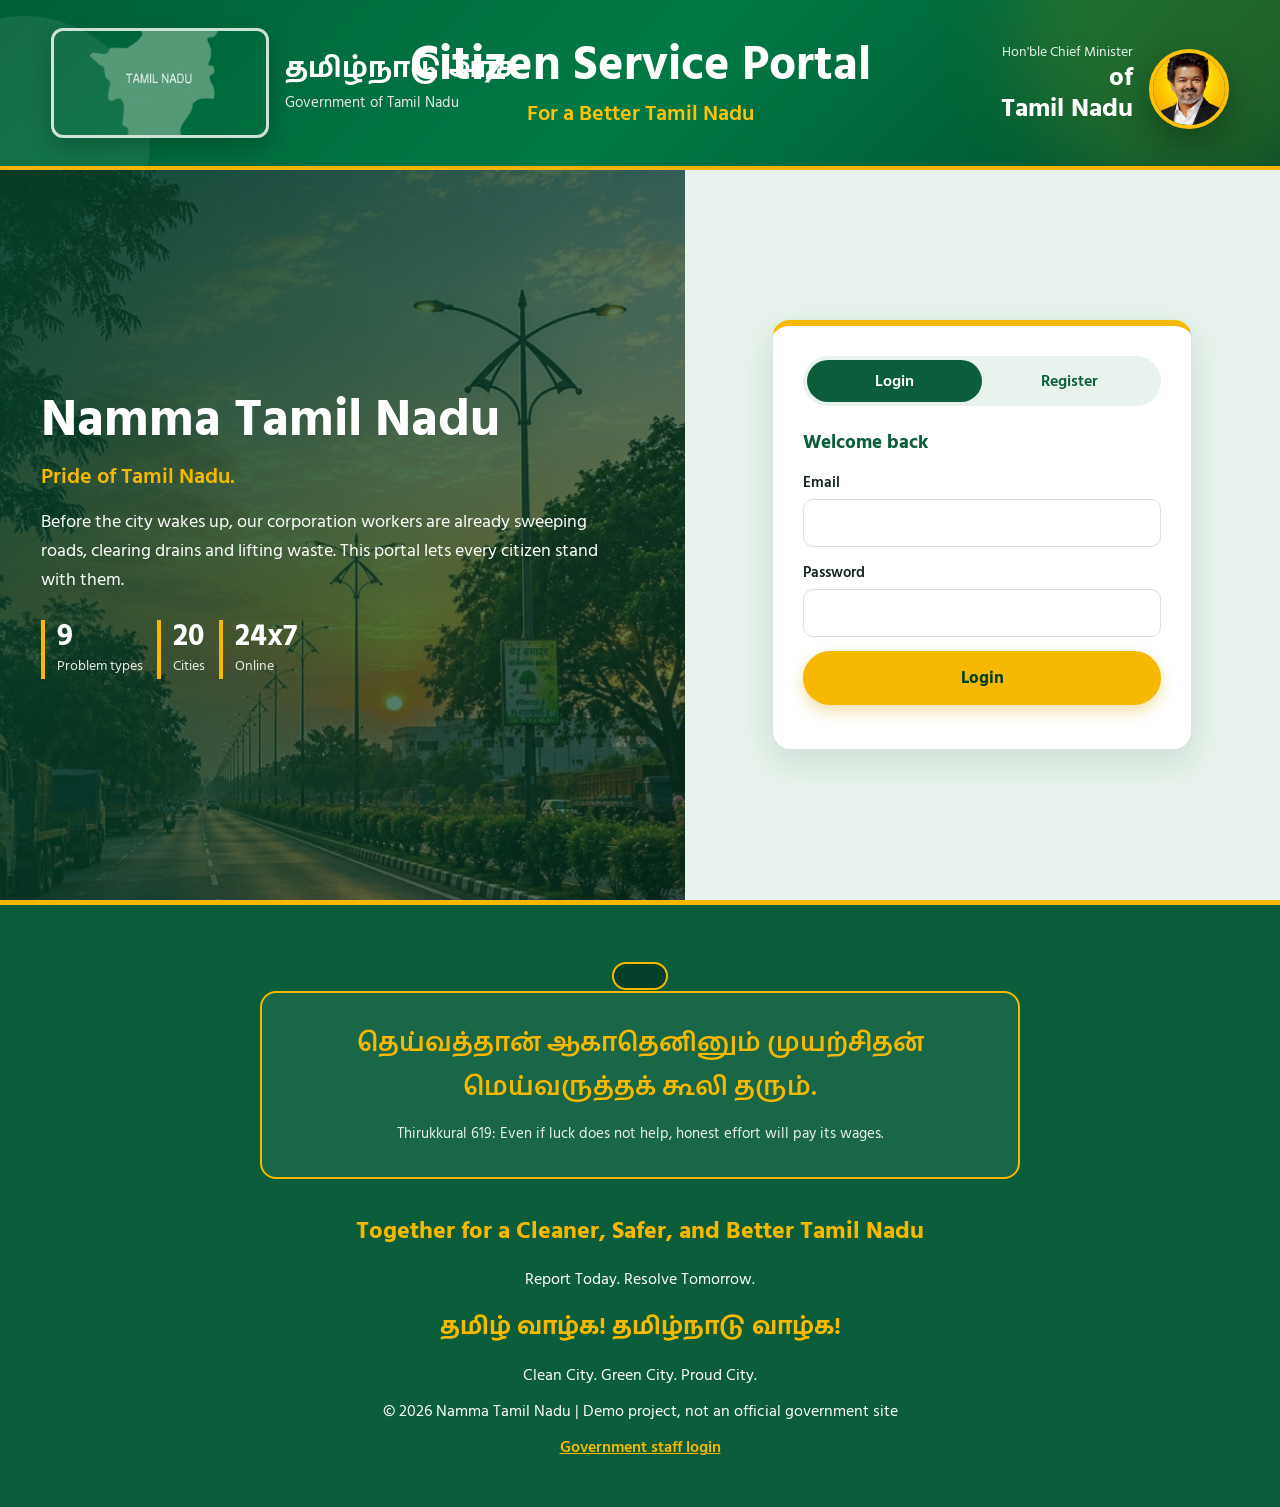
<file: index.html>
<!DOCTYPE html>
<html lang="en">
<head>
<meta charset="UTF-8">
<meta name="viewport" content="width=device-width, initial-scale=1.0">
<title>Namma Tamil Nadu - Corporation Complaint Portal</title>
<link rel="preconnect" href="https://fonts.googleapis.com">
<link rel="preconnect" href="https://fonts.gstatic.com" crossorigin>
<link href="https://fonts.googleapis.com/css2?family=Hind+Madurai:wght@400;500;600;700&display=swap" rel="stylesheet">
<link rel="stylesheet" href="style.css">
</head>
<body class="out">
<div class="topbar">
  <div class="gov">
    <img src="assets/tnmap.png" alt="Tamil Nadu map" class="gov-image"
         onerror="this.onerror=null;this.src='assets/chennai-tamil-nadu.jpg'">
    <div class="gov-text">
      <b lang="ta">தமிழ்நாடு அரசு</b>
      <small>Government of Tamil Nadu</small>
    </div>
  </div>

  <div class="center-title">
    <h1>Citizen Service Portal</h1>
    <p>For a Better Tamil Nadu</p>
  </div>

  <div class="cm">
    <div class="cm-text">
      <small>Hon'ble Chief Minister</small>
      <b>of <br>Tamil Nadu</b>
    </div>
    <img src="assets/Chief%20MInister.jpg" alt="Hon'ble Chief Minister of Tamil Nadu" onerror="this.remove()">
  </div>
</div>

<nav id="nav" aria-label="Main">
  <a class="brand" href="#" onclick="go('home');return false"><svg class="emb"><use href="#emblem"/></svg>Namma Tamil Nadu</a>
  <div class="links">
    <button data-go="home" onclick="go('home')">Home</button>
    <button data-go="complaint" onclick="go('complaint')">Complaint</button>
    <button data-go="track" onclick="go('track')">Track</button>
    <button class="out-btn" onclick="logout()">Logout</button>
  </div>
</nav>

<main id="loginView" class="view login on">
  <div class="art">
    <div class="slides"></div>
    <div class="art-in">
      <h1>Namma Tamil Nadu</h1>
      <p class="rot" id="rot1"></p>
      <p class="lead">Before the city wakes up, our corporation workers are already sweeping roads, clearing drains and lifting waste. This portal lets every citizen stand with them.</p>
      <div class="mini">
        <div><b data-n="9">0</b><span>Problem types</span></div>
        <div><b data-n="20">0</b><span>Cities</span></div>
        <div><b>24x7</b><span>Online</span></div>
      </div>
    </div>
  </div>
  <div class="auth">
    <div class="card auth-box">
      <div class="tabs">
        <button id="tLogin" class="on" onclick="tab('login')">Login</button>
        <button id="tReg" onclick="tab('register')">Register</button>
      </div>
      <form id="fLogin" onsubmit="login(event)">
        <h3>Welcome back</h3>
        <label for="loginEmail">Email</label><input type="email" id="loginEmail" autocomplete="email" required>
        <label for="loginPassword">Password</label><input type="password" id="loginPassword" autocomplete="current-password" required>
        <button class="btn" type="submit">Login</button>
      </form>
      <form id="fReg" onsubmit="register(event)" hidden>
        <h3>Create your account</h3>
        <label for="name">Name</label><input type="text" id="name" autocomplete="name" required>
        <label for="email">Email</label><input type="email" id="email" autocomplete="email" required>
        <label for="password">Password (6+ characters)</label><input type="password" id="password" autocomplete="new-password" minlength="6" required>
        <button class="btn" type="submit">Register</button>
      </form>
      <p class="msg" id="authMsg" role="status"></p>
    </div>
  </div>
</main>

<main id="homeView" class="view">
  <header class="hero">
    <div class="slides"></div>
    <div class="hero-in">
      <p class="chip">Welcome, <span id="who"></span></p>
      <h1>Report the problem in your area.<br>We keep the city clean.</h1>
      <p class="rot" id="rot2"></p>
      <a href="#" class="btn" onclick="go('complaint');return false">Report a Problem</a>
      <a href="#" class="btn ghost" onclick="go('track');return false">Track Complaint</a>
    </div>
  </header>
  <div class="marquee" aria-hidden="true"><div id="marq"></div></div>
  <section class="sec">
    <h2 class="title">What can you report?</h2>
    <p class="sub">Choose a problem type and tell your Corporation. Add a photo, a video or a letter.</p>
    <div class="problems" id="problems"></div>
  </section>

  <section class="sec workers">
    <h2 class="title">See the work that needs your attention</h2>
    <p class="sub">These pictures show common public-service issues and repair work. If you notice a similar problem in your street, select the matching category and submit a complaint.</p>
    <div class="gallery issue-gallery">
      <figure class="ph"><img src="assets/road-repair.jpg" alt="Road repair work"><figcaption>Road damage and pothole repair</figcaption></figure>
      <figure class="ph"><img src="assets/drainage-repair.jpg" alt="Drainage repair work"><figcaption>Blocked drainage and sewage issues</figcaption></figure>
      <figure class="ph"><img src="assets/garbage-cleaning.jpg" alt="Garbage cleaning work"><figcaption>Garbage overflow and waste collection</figcaption></figure>
      <figure class="ph"><img src="assets/streetlight-repair.jpg" alt="Streetlight repair work"><figcaption>Streetlight not working</figcaption></figure>
      <figure class="ph"><img src="assets/water-line-leakage.jpg" alt="Water line leakage repair"><figcaption>Water pipe leakage</figcaption></figure>
      <figure class="ph"><img src="assets/traffic-light-repair.jpg" alt="Traffic signal repair"><figcaption>Traffic signal problems</figcaption></figure>
      <figure class="ph"><img src="assets/eb-power-issue.jpg" alt="Electricity maintenance work"><figcaption>Electricity and loose-wire issues</figcaption></figure>
    </div>
  </section>

  <section class="sec clean">
    <h2 class="title">Keep our city clean and neat</h2>
    <div class="quote" id="quote">Clean street, happy feet. Together we make our city neat!</div>
    <div class="steps">
      <div><b>1</b><h3>Register</h3><p>Create your account once.</p></div>
      <div><b>2</b><h3>Report</h3><p>Pick your city, area and problem.</p></div>
      <div><b>3</b><h3>Track</h3><p>Follow the status with your Complaint ID.</p></div>
    </div>
  </section>
</main>

<main id="complaintView" class="view">
  <section class="sec comp">
    <div class="info">
      <h2>Zero Problem City</h2>
      <p>See something wrong in your area? Tell your Corporation. It takes two minutes.</p>
      <ul>
        <li>Choose your city and area</li><li>Pick the problem type</li>
        <li>Add a photo, video or letter</li><li>Get a Complaint ID to track</li>
      </ul>
    </div>
    <form class="card form" id="cForm" onsubmit="submitComplaint(event)">
      <h3>Register Complaint</h3>
      <div class="row">
        <div><label for="cName">Your name</label><input id="cName" required></div>
        <div><label for="cPhone">Mobile (10 digits)</label><input id="cPhone" inputmode="numeric" maxlength="10" required></div>
      </div>
      <div class="row">
        <div><label for="cCity">City / Corporation</label><select id="cCity" required></select></div>
        <div><label for="cType">Problem</label><select id="cType" required></select></div>
      </div>
      <div class="row">
        <div><label for="cArea">Area, street, landmark</label><input id="cArea" required></div>
        <div><label for="cPriority">Priority</label><select id="cPriority"><option>Low</option><option selected>Medium</option><option>High</option><option>Emergency</option></select></div>
      </div>
      <button type="button" class="btn small" onclick="getLocation()">Use my location</button>
      <label for="cLetter">Complaint letter</label>
      <textarea id="cLetter" placeholder="Describe the problem and how long it has been there" required></textarea>
      <div class="row">
        <div><label for="photo">Photo</label><input type="file" id="photo" accept="image/*" onchange="preview('photo','photoPreview')"><img id="photoPreview" alt="Photo preview"></div>
        <div><label for="video">Video (below 25 MB)</label><input type="file" id="video" accept="video/*" onchange="preview('video','videoPreview')"><video id="videoPreview" controls></video></div>
      </div>
      <button class="btn" type="submit">Submit Complaint</button>
      <div class="done" id="done" role="status" hidden></div>
    </form>
  </section>
</main>

<main id="trackView" class="view">
  <section class="sec">
    <h2 class="title">Track your complaint</h2>
    <div class="card trackbox">
      <label for="trackId">Complaint ID</label>
      <div class="inline"><input id="trackId" placeholder="TN-2026-1234"><button class="btn" onclick="trackComplaint()">Track</button></div>
      <div id="result"></div>
    </div>
    <h3 class="mine">Your complaints</h3><div class="list" id="list"></div>
  </section>
</main>

<footer>
  <blockquote class="kural">
    <p lang="ta">தெய்வத்தான் ஆகாதெனினும் முயற்சிதன்<br>மெய்வருத்தக் கூலி தரும்.</p>
    <small>Thirukkural 619: Even if luck does not help, honest effort will pay its wages.</small>
  </blockquote>
  <div class="footer-message">
    <h2 class="header-quote">Together for a Cleaner, Safer, and Better Tamil Nadu</h2>
    <p class="header-subquote">Report Today. Resolve Tomorrow.</p>
    <h2>தமிழ் வாழ்க! தமிழ்நாடு வாழ்க!</h2>
    <p>Clean City. Green City. Proud City.</p>
    <p>© 2026 Namma Tamil Nadu | Demo project, not an official government site</p>
    <p><a class="staff-link" href="officer.html">Government staff login</a></p>
  </div>
</footer>

<div id="toast" role="status"></div>
<script src="db.js"></script>
<script src="script.js"></script>
</body>
</html>
</file>
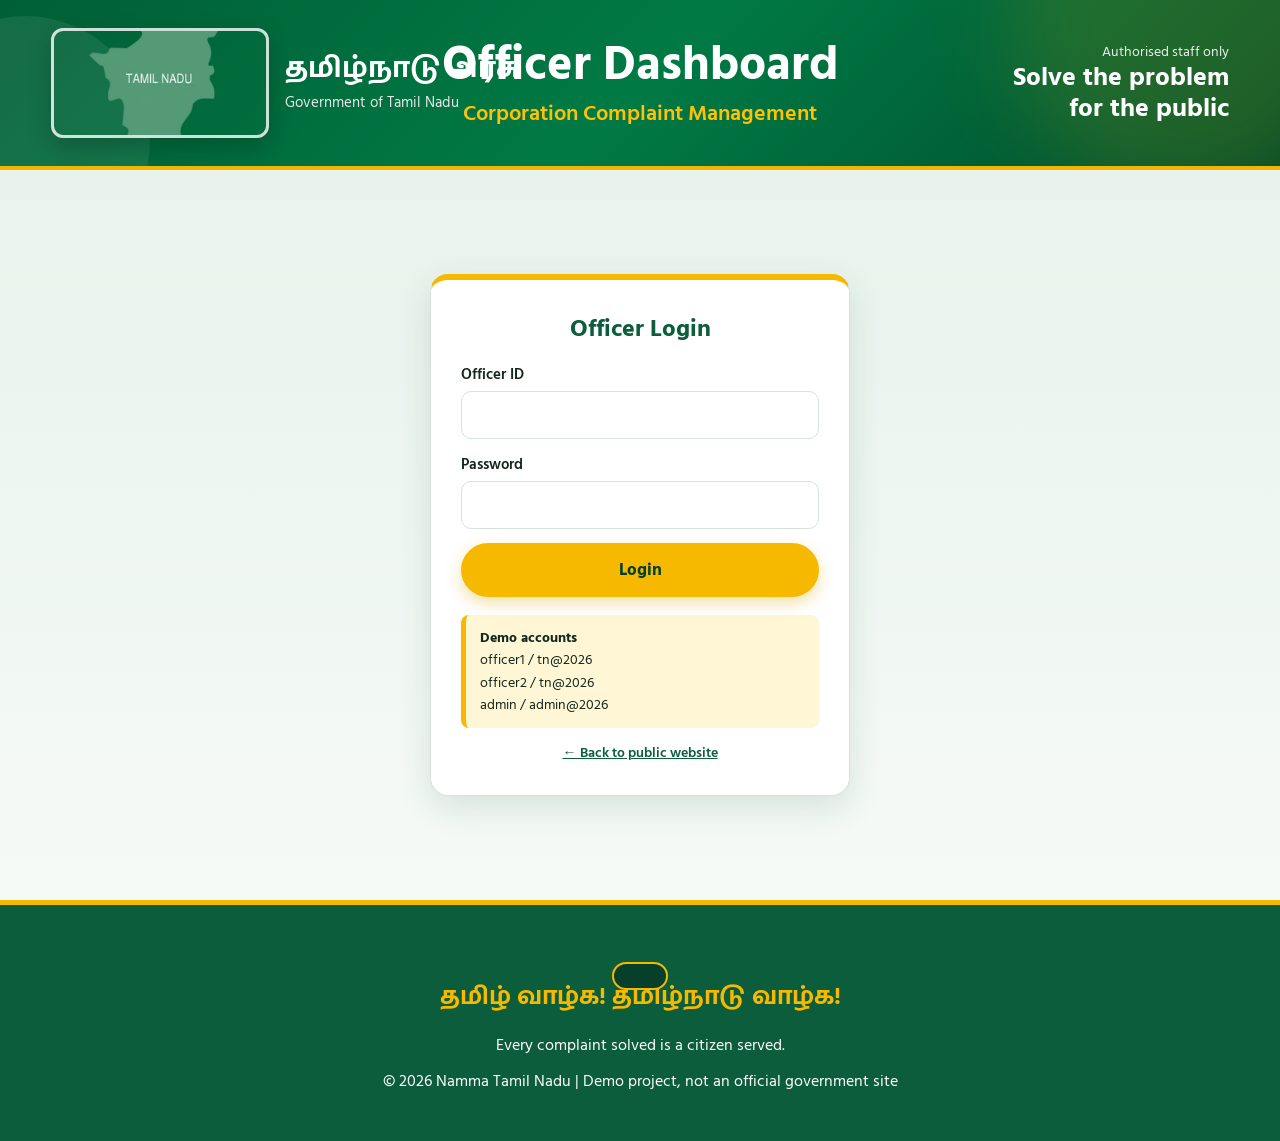
<file: officer.html>
<!DOCTYPE html>
<html lang="en">
<head>
<meta charset="UTF-8">
<meta name="viewport" content="width=device-width, initial-scale=1.0">
<title>Officer Dashboard - Namma Tamil Nadu</title>
<link rel="preconnect" href="https://fonts.googleapis.com">
<link rel="preconnect" href="https://fonts.gstatic.com" crossorigin>
<link href="https://fonts.googleapis.com/css2?family=Hind+Madurai:wght@400;500;600;700&display=swap" rel="stylesheet">
<link rel="stylesheet" href="style.css">
<link rel="stylesheet" href="officer.css">
</head>
<body class="out">

<div class="topbar">
  <div class="gov">
    <img src="assets/tnmap.png" alt="Tamil Nadu map" class="gov-image"
         onerror="this.onerror=null;this.src='assets/chennai-tamil-nadu.jpg'">
    <div class="gov-text">
      <b lang="ta">தமிழ்நாடு அரசு</b>
      <small>Government of Tamil Nadu</small>
    </div>
  </div>
  <div class="center-title">
    <h1>Officer Dashboard</h1>
    <p>Corporation Complaint Management</p>
  </div>
  <div class="cm">
    <div class="cm-text">
      <small>Authorised staff only</small>
      <b>Solve the problem<br>for the public</b>
    </div>
  </div>
</div>

<!-- OFFICER LOGIN -->
<main id="oLogin" class="o-login">
  <form class="card" id="oForm">
    <h3>Officer Login</h3>
    <label for="oId">Officer ID</label>
    <input id="oId" autocomplete="username" required>
    <label for="oPass">Password</label>
    <input id="oPass" type="password" autocomplete="current-password" required>
    <button class="btn" type="submit" style="width:100%">Login</button>
    <p class="msg" id="oMsg" role="status"></p>
    <div class="o-hint">
      <b>Demo accounts</b><br>
      officer1 / tn@2026<br>
      officer2 / tn@2026<br>
      admin / admin@2026
    </div>
    <p class="o-back"><a href="index.html">&larr; Back to public website</a></p>
  </form>
</main>

<!-- OFFICER DASHBOARD -->
<main id="oDash" class="o-wrap" hidden>
  <div class="o-bar">
    <div>
      <h2>Welcome, <span id="oName"></span></h2>
      <p class="o-sub" id="oDept"></p>
    </div>
    <div class="o-actions">
      <button class="btn small" id="bRefresh" type="button">Refresh</button>
      <button class="btn small" id="bExport" type="button">Export CSV</button>
      <a class="btn small" href="index.html">Public site</a>
      <button class="btn small out" id="bLogout" type="button">Logout</button>
    </div>
  </div>

  <div class="o-stats" id="oStats"></div>

  <div class="o-filters">
    <input id="fSearch" placeholder="Search ID, name, area...">
    <select id="fStatus"></select>
    <select id="fCity"></select>
    <select id="fType"></select>
    <select id="fPrio">
      <option value="">All priority</option>
      <option>Emergency</option><option>High</option><option>Medium</option><option>Low</option>
    </select>
  </div>

  <p class="o-count" id="oCount"></p>
  <div class="o-list" id="oList"></div>
</main>

<!-- COMPLAINT DETAIL -->
<div class="o-modal" id="oModal" hidden>
  <div class="o-panel card" role="dialog" aria-modal="true" aria-labelledby="mTitle">
    <button class="o-x" id="mClose" type="button" aria-label="Close">&times;</button>
    <div id="mBody"></div>
  </div>
</div>

<footer>
  <div class="footer-message">
    <h2>தமிழ் வாழ்க! தமிழ்நாடு வாழ்க!</h2>
    <p>Every complaint solved is a citizen served.</p>
    <p>© 2026 Namma Tamil Nadu | Demo project, not an official government site</p>
  </div>
</footer>

<div id="toast" role="status"></div>
<script src="db.js"></script>
<script src="officer.js"></script>
</body>
</html>
</file>
<file: style.css>
:root{
  --g:#0b5d3b; --g2:#12804f; --gd:#06402a; --gl:#e7f3ec;
  --y:#f6b900; --yd:#dba200; --yl:#fff6d6;
  --bg:#f6faf7; --w:#fff; --t:#13281d; --m:#58695f; --line:#d5e3da;
}
/* =========================
   TOP HEADER (single clean block)
========================= */
.topbar{
  position:relative;isolation:isolate;
  display:flex;justify-content:space-between;align-items:center;gap:24px;
  width:100%;min-height:170px;
  padding:18px clamp(18px,4vw,60px);
  color:#fff;
  background:linear-gradient(135deg,#005f35,#007a45,#004d2b);
  border-bottom:4px solid #f5b400;
  overflow:hidden;
}
.topbar::before,.topbar::after{content:"";position:absolute;z-index:-1;border-radius:50%;pointer-events:none}
.topbar::before{width:350px;height:350px;top:-150px;right:-80px;background:rgba(255,193,7,.12);filter:blur(40px)}
.topbar::after{width:250px;height:250px;left:-100px;bottom:-100px;background:rgba(255,255,255,.08)}

/* left */
.topbar .gov,.topbar .cm{position:relative;z-index:2;display:flex;align-items:center;gap:16px;flex:1 1 0;min-width:0}
.topbar .gov-image{
  display:block;width:clamp(100px,17vw,220px);height:110px;object-fit:cover;
  border:3px solid rgba(255,255,255,.8);border-radius:12px;
  box-shadow:0 10px 25px rgba(0,0,0,.22);transition:transform .4s ease;
}
.topbar .gov-image:hover{transform:scale(1.04)}
.topbar .gov-text{display:flex;flex-direction:column}
.topbar .gov b{display:block;color:#fff;font-size:clamp(18px,2.2vw,30px);line-height:1.25;margin-bottom:5px}
.topbar .gov small{display:block;color:#e7e7e7;font-size:clamp(11px,1.2vw,15px)}

/* centre */
.topbar .center-title{
  position:absolute;z-index:1;left:50%;top:50%;
  width:max-content;max-width:42%;
  transform:translate(-50%,-50%);text-align:center;
}
.topbar .center-title h1{margin:0;color:#fff;font-size:clamp(26px,4vw,48px);line-height:1.15;font-weight:700}
.topbar .center-title h1 span{color:#ffc107}
.topbar .center-title p{margin-top:7px;color:#ffc107;font-weight:600;font-size:clamp(14px,1.8vw,22px);line-height:1.3}

/* right */
.topbar .cm{justify-content:flex-end;text-align:right}
.topbar .cm-text{display:block}
.topbar .cm small{display:block;color:#fff;font-size:14px;opacity:.9}
.topbar .cm b{display:block;color:#fff;font-size:clamp(17px,2vw,26px);line-height:1.2}
.topbar .cm img{
  width:80px;height:80px;flex:none;object-fit:cover;border-radius:50%;
  border:4px solid #ffc107;box-shadow:0 15px 35px rgba(0,0,0,.3);
}

@media(max-width:900px){
  .topbar{min-height:0;flex-wrap:wrap;justify-content:center;padding:22px 18px;gap:18px}
  .topbar .gov,.topbar .cm{flex:1 1 220px}
  .topbar .center-title{position:static;order:3;width:100%;max-width:100%;transform:none}
}
@media(max-width:560px){
  .topbar{flex-direction:column;text-align:center}
  .topbar .gov,.topbar .cm{flex:none;justify-content:center;text-align:center}
  .topbar .gov-image{width:105px;height:78px}
  .topbar .center-title{order:0}
  .topbar .center-title h1{font-size:32px}
}

*{margin:0;padding:0;box-sizing:border-box;font-family:'Hind Madurai','Noto Sans Tamil',Verdana,sans-serif}
html{scroll-behavior:smooth}
body{background:var(--bg);color:var(--t);line-height:1.6;overflow-x:hidden}
[hidden]{display:none!important}
.emb{width:38px;height:38px;color:var(--y);flex:none}
.emb.big{width:84px;height:84px}
button,a{-webkit-tap-highlight-color:transparent}
:focus-visible{outline:3px solid var(--y);outline-offset:2px}

.photo,.ph{position:relative;overflow:hidden;background:linear-gradient(145deg,var(--g2),var(--gd))}
.photo{width:60px;height:60px;border-radius:50%;border:3px solid var(--y);flex:none;display:grid;place-items:center}
.photo svg{width:60%;height:60%;color:var(--y)}
.photo img,.ph img{position:absolute;inset:0;width:100%;height:100%;object-fit:cover}

/* ---------- NAV ---------- */
nav{display:none;position:sticky;top:0;z-index:50;background:#fff;padding:10px 5%;align-items:center;justify-content:space-between;box-shadow:0 2px 12px rgba(6,64,42,.12)}
body:not(.out) nav{display:flex}
.brand{display:flex;align-items:center;gap:10px;text-decoration:none;color:var(--g);font-weight:700;font-size:20px}
.brand .emb{color:var(--g)}
.links{display:flex;gap:6px;flex-wrap:wrap}
.links button{width:auto;background:none;color:var(--t);border:0;padding:8px 18px;border-radius:30px;font-size:16px;font-weight:600;cursor:pointer;transition:.3s}
.links button:hover,.links button.active{background:var(--gl);color:var(--g)}
.links button.active{box-shadow:inset 0 -3px 0 var(--y)}
.links .out-btn{border:2px solid var(--g);color:var(--g)}
.links .out-btn:hover{background:var(--g);color:#fff}

/* ---------- BUTTONS ---------- */
.btn{position:relative;overflow:hidden;display:inline-block;width:auto;padding:13px 30px;border:2px solid var(--y);border-radius:40px;background:var(--y);color:var(--gd);font-size:17px;font-weight:700;text-decoration:none;text-align:center;cursor:pointer;box-shadow:0 6px 16px rgba(219,162,0,.35);transition:transform .3s,background .3s,color .3s,box-shadow .3s}
.btn::after{content:"";position:absolute;top:0;left:-70%;width:50%;height:100%;background:rgba(255,255,255,.55);transform:skewX(-25deg);transition:left .6s}
.btn:hover{background:var(--g);border-color:var(--g);color:#fff;transform:translateY(-3px);box-shadow:0 10px 22px rgba(11,93,59,.4)}
.btn:hover::after{left:130%}
.btn:active{transform:translateY(0)}
.btn.ghost{background:transparent;border-color:#fff;color:#fff;box-shadow:none}
.btn.ghost:hover{background:var(--y);border-color:var(--y);color:var(--gd)}
.btn.small{padding:8px 20px;font-size:15px;margin-bottom:14px;background:var(--gl);border-color:var(--g);color:var(--g);box-shadow:none}
.btn.small:hover{background:var(--g);color:#fff}
.auth .btn,.form>.btn[type=submit]{width:100%}

/* ---------- SLIDES (shared) ---------- */
.slides{position:absolute;inset:0;overflow:hidden;background:var(--gd)}
.slide{position:absolute;inset:0;background-size:cover;background-position:center;opacity:0;transition:opacity 1.5s}
.slide.on{opacity:1;animation:kb 9s ease-out forwards}
@keyframes kb{from{transform:scale(1)}to{transform:scale(1.13)}}
.rot{transition:opacity .4s;min-height:34px;font-size:22px;color:var(--y);font-weight:600}

/* ---------- LOGIN ---------- */
.view{display:none}.view.on{display:block}
.login{min-height:calc(100vh - 170px);grid-template-columns:1.15fr 1fr}
.login.on{display:grid}
.art{position:relative;color:#fff;display:flex;align-items:center;padding:50px 6%}
.art::before{content:"";position:absolute;inset:0;z-index:1;background:linear-gradient(120deg,rgba(6,64,42,.92),rgba(6,64,42,.55))}
.art-in{position:relative;z-index:2;max-width:560px}
.art-in .emb{margin-bottom:10px;animation:rise 1s ease both,glow 3s 1s ease-in-out infinite}
.art-in h1{font-size:52px;line-height:1.15;margin-bottom:8px;animation:rise 1s .15s ease both}
.art-in .rot{animation:rise 1s .3s ease both}
.lead{margin:14px 0 26px;font-size:18px;animation:rise 1s .45s ease both}
.mini{display:flex;gap:14px;animation:rise 1s .6s ease both}
.mini div{border-left:4px solid var(--y);padding-left:12px}
.mini b{display:block;font-size:30px;line-height:1.1}
.mini span{font-size:14px;opacity:.9}
@keyframes rise{from{opacity:0;transform:translateY(34px)}to{opacity:1;transform:none}}
@keyframes glow{50%{filter:drop-shadow(0 0 14px var(--y))}}
.auth{display:flex;align-items:center;justify-content:center;padding:40px 5%;background:var(--gl)}
.card{background:#fff;border-radius:18px;padding:30px;border:1px solid var(--line);box-shadow:0 12px 34px rgba(6,64,42,.12)}
.auth-box{width:100%;max-width:420px;border-top:6px solid var(--y)}
.tabs{display:flex;background:var(--gl);border-radius:40px;padding:4px;margin-bottom:22px}
.tabs button{flex:1;width:auto;padding:10px;background:none;border:0;border-radius:40px;font-size:16px;font-weight:600;color:var(--g);cursor:pointer;transition:.3s}
.tabs button.on{background:var(--g);color:#fff}
.tabs button:not(.on):hover{background:var(--y);color:var(--gd)}
.msg{margin-top:14px;text-align:center;font-weight:600;color:var(--g)}
.msg.bad{color:var(--gd);background:var(--yl);padding:8px;border-radius:8px}

/* ---------- FORM FIELDS ---------- */
h3{margin-bottom:14px;color:var(--g)}
label{display:block;margin-bottom:4px;font-weight:600;font-size:15px}
input,select,textarea{width:100%;padding:12px;margin-bottom:14px;border:1.5px solid var(--line);border-radius:10px;background:#fff;color:var(--t);font-size:16px}
input:focus,select:focus,textarea:focus{outline:none;border-color:var(--g);box-shadow:0 0 0 3px var(--yl)}
textarea{height:110px;resize:vertical}

/* ---------- HOME ---------- */
.hero{position:relative;min-height:520px;display:flex;align-items:center;color:#fff;padding:60px 6%}
.hero::before{content:"";position:absolute;inset:0;z-index:1;background:linear-gradient(100deg,rgba(6,64,42,.9),rgba(6,64,42,.35))}
.hero-in{position:relative;z-index:2;max-width:720px}
.hero .rot{margin:12px 0 26px}
.hero h1{font-size:50px;line-height:1.2;animation:rise 1s ease both}
.chip{display:inline-block;background:var(--y);color:var(--gd);font-weight:700;padding:5px 18px;border-radius:30px;margin-bottom:16px}
.hero .btn{margin:0 10px 10px 0}
.marquee{background:var(--y);color:var(--gd);overflow:hidden;white-space:nowrap;font-weight:700;padding:11px 0}
.marquee div{display:inline-block;animation:scroll 28s linear infinite}
.marquee span{margin:0 26px}
@keyframes scroll{to{transform:translateX(-50%)}}
.sec{padding:80px 6%}
.title{text-align:center;font-size:38px;color:var(--g);line-height:1.25}
.title::after{content:"";display:block;width:80px;height:5px;background:var(--y);margin:12px auto 0;border-radius:5px}
.sub{max-width:680px;text-align:center;margin:14px auto 40px;color:var(--m)}
.problems{display:grid;grid-template-columns:repeat(auto-fit,minmax(210px,1fr));gap:18px;max-width:1100px;margin:auto}
.pcard{width:auto;text-align:left;padding:24px;background:#fff;color:var(--t);border:1.5px solid var(--line);border-radius:16px;cursor:pointer;transition:.35s}
.pcard svg{width:46px;height:46px;padding:10px;border-radius:12px;background:var(--gl);color:var(--g);fill:none;stroke:currentColor;stroke-width:1.8;stroke-linecap:round;stroke-linejoin:round;transition:.35s}
.pcard b{display:block;margin-top:12px;font-size:19px;color:var(--g)}
.pcard span{font-size:14px;color:var(--m);font-weight:400}
.pcard:hover{background:var(--g);transform:translateY(-6px);box-shadow:0 14px 28px rgba(11,93,59,.3);border-color:var(--g)}
.pcard:hover svg{background:var(--y);color:var(--gd)}
.pcard:hover b,.pcard:hover span{color:#fff}
.workers{background:var(--gd);color:#fff}
.workers .title,.workers .sub{color:#fff}
.workers .sub{opacity:.9}
.gallery{display:grid;grid-template-columns:2fr 1fr;grid-template-rows:230px 230px;gap:16px;max-width:1100px;margin:auto}
.ph{border-radius:16px;display:grid;place-items:center;border:3px solid transparent;transition:.4s}
.ph.big{grid-row:span 2}
.ph>svg{width:70px;height:70px;color:var(--y);opacity:.5}
.ph img{transition:transform 1.2s}
.ph:hover{border-color:var(--y)}
.ph:hover img{transform:scale(1.08)}
.ph figcaption{position:absolute;left:0;right:0;bottom:0;z-index:2;padding:30px 18px 14px;font-weight:600;background:linear-gradient(transparent,rgba(6,64,42,.95))}
.kural{max-width:760px;margin:46px auto 0;text-align:center;padding:28px;border:2px solid var(--y);border-radius:16px;background:rgba(255,255,255,.06)}
.kural p{font-size:26px;color:var(--y);font-weight:600;line-height:1.7}
.kural small{display:block;margin-top:10px;font-size:15px;opacity:.9}
.clean{background:linear-gradient(var(--gl),var(--bg))}
.quote{max-width:800px;margin:34px auto 46px;min-height:110px;display:flex;align-items:center;justify-content:center;text-align:center;padding:26px;font-size:25px;font-weight:700;color:var(--g);background:#fff;border-left:8px solid var(--y);border-right:8px solid var(--y);border-radius:14px;transition:opacity .5s}
.steps{display:grid;grid-template-columns:repeat(3,1fr);gap:18px;max-width:900px;margin:auto}
.steps div{background:#fff;border-radius:14px;padding:22px;border-top:5px solid var(--y);text-align:center}
.steps b{display:grid;place-items:center;width:42px;height:42px;margin:0 auto 10px;background:var(--g);color:#fff;border-radius:50%}
.steps h3{margin-bottom:4px}
.rv{opacity:0;transform:translateY(30px);transition:opacity .8s,transform .8s}
.rv.show{opacity:1;transform:none}

/* ---------- COMPLAINT / TRACK ---------- */
.comp{display:flex;flex-wrap:wrap;gap:36px;justify-content:center;align-items:flex-start;background:var(--gd);min-height:70vh}
.info{width:360px;color:#fff;padding-top:10px}
.info h2{font-size:40px;color:var(--y);line-height:1.2;margin-bottom:12px}
.info ul{margin-top:18px;list-style:none}
.info li{padding:8px 0 8px 30px;position:relative}
.info li::before{content:"";position:absolute;left:0;top:15px;width:14px;height:14px;border-radius:50%;background:var(--y)}
.form{width:100%;max-width:640px}
.form>h3,.trackbox h3{text-align:center;font-size:24px}
.row{display:grid;grid-template-columns:1fr 1fr;gap:0 16px}
#photoPreview,#videoPreview{display:none;width:100%;max-height:170px;object-fit:cover;border-radius:10px;margin-bottom:14px}
.done{margin-top:18px;padding:18px;background:var(--yl);border-left:6px solid var(--y);border-radius:10px;text-align:center}
.done b{font-size:24px;color:var(--g);display:block}
.trackbox{max-width:620px;margin:30px auto 0}
.inline{display:flex;gap:10px}.inline input{margin:0}
.inline .btn{padding:10px 26px}
#result{margin-top:20px}
.tl{display:grid;grid-template-columns:repeat(4,1fr);gap:6px;margin:16px 0;text-align:center;font-size:13px}
.tl i{display:block;height:8px;border-radius:8px;background:var(--line);margin-bottom:6px}
.tl .ok i{background:var(--g)}.tl .now i{background:var(--y)}
.tl .ok,.tl .now{font-weight:700;color:var(--g)}
.mine{text-align:center;margin-top:46px}
.list{display:grid;grid-template-columns:repeat(auto-fit,minmax(260px,1fr));gap:14px;max-width:1000px;margin:auto}
.item{width:auto;text-align:left;background:#fff;color:var(--t);border:1.5px solid var(--line);border-left:6px solid var(--y);border-radius:12px;padding:14px 16px;cursor:pointer;font-weight:400;transition:.3s}
.item:hover{border-left-color:var(--g);transform:translateY(-3px);background:var(--gl)}
.item small{color:var(--m)}
.empty{text-align:center;color:var(--m)}

footer{background:var(--g);color:#fff;text-align:center;padding:40px 20px;line-height:2;border-top:5px solid var(--y)}

footer h2{color:var(--y)}
#toast{position:fixed;left:50%;bottom:30px;transform:translate(-50%,120px);background:var(--gd);color:#fff;padding:12px 26px;border-radius:40px;border:2px solid var(--y);font-weight:600;z-index:99;transition:.4s}
#toast.show{transform:translate(-50%,0)}

/* ---------- MOBILE ---------- */
@media(max-width:900px){
  .login.on{display:block}
  .art{padding:40px 6%}.art-in h1,.hero h1{font-size:34px}
  nav{flex-direction:column;gap:6px}.links{justify-content:center}.links button{padding:6px 12px;font-size:14px}
  .gallery{grid-template-columns:1fr;grid-template-rows:none}.ph{min-height:200px}.ph.big{grid-row:auto;min-height:260px}
  .steps,.row{grid-template-columns:1fr}.info{width:100%}.title{font-size:30px}
  .sec{padding:60px 5%}
}
@media(prefers-reduced-motion:reduce){*{animation:none!important;transition:none!important}.rv{opacity:1;transform:none}}


/* ---------- TAMIL NADU PHOTO + WORKER GALLERY UPDATES ---------- */
.issue-gallery {
  display:grid;
  grid-template-columns:repeat(3,minmax(0,1fr));
  grid-auto-rows:230px;
  gap:18px;
  max-width:1100px;
  margin:auto;
}
.issue-gallery .ph { min-height:220px; }
.issue-gallery .ph img { width:100%; height:100%; object-fit:cover; }
.issue-gallery .ph figcaption {
  text-shadow:0 1px 3px rgba(0,0,0,.7);
}
.footer-message { margin-top:28px; }
.footer-message h2 { margin:8px 0; }
.footer-message p { margin:4px 0; }
@media(max-width:900px) {
  .issue-gallery { grid-template-columns:repeat(2,minmax(0,1fr)); grid-auto-rows:210px; }
}
@media(max-width:560px) {
  .issue-gallery { grid-template-columns:1fr; grid-auto-rows:230px; }
}

footer .staff-link{color:var(--y);font-weight:600}
</file>
<file: officer.css>
/* Officer dashboard (uses the header, buttons and colours from style.css) */
.o-login{min-height:calc(100vh - 170px);display:grid;place-items:center;padding:40px 5%;background:linear-gradient(var(--gl),var(--bg))}
.o-login .card{width:100%;max-width:420px;border-top:6px solid var(--y)}
.o-login h3{text-align:center;font-size:24px}
.o-hint{margin-top:18px;padding:12px 14px;background:var(--yl);border-left:5px solid var(--y);border-radius:8px;font-size:14px;color:var(--t)}
.o-back{margin-top:14px;text-align:center;font-size:14px}
.o-back a,.staff-link{color:var(--g);font-weight:600}

.o-wrap{max-width:1200px;margin:auto;padding:30px 5% 60px}
.o-bar{display:flex;flex-wrap:wrap;gap:12px;justify-content:space-between;align-items:center;margin-bottom:22px}
.o-bar h2{color:var(--g);line-height:1.2}
.o-sub{color:var(--m)}
.o-actions{display:flex;gap:8px;flex-wrap:wrap}
.o-actions .btn{margin:0}

/* stat cards */
.o-stats{display:grid;grid-template-columns:repeat(5,1fr);gap:14px;margin-bottom:22px}
.o-stat{width:auto;text-align:left;background:#fff;color:var(--t);border:1.5px solid var(--line);border-top:5px solid var(--y);border-radius:14px;padding:14px 16px;cursor:pointer;transition:.3s}
.o-stat b{display:block;font-size:32px;line-height:1.1;color:var(--g)}
.o-stat span{font-size:14px;color:var(--m);font-weight:600}
.o-stat:hover,.o-stat.on{background:var(--gl);border-color:var(--g);transform:translateY(-3px)}

/* filters */
.o-filters{display:grid;grid-template-columns:2fr 1fr 1fr 1fr 1fr;gap:10px;margin-bottom:10px}
.o-filters input,.o-filters select{margin:0}
.o-count{margin:8px 0 14px;color:var(--m);font-weight:600}

/* complaint cards */
.o-list{display:grid;grid-template-columns:repeat(auto-fill,minmax(310px,1fr));gap:14px}
.o-item{width:auto;font-size:16px;line-height:1.5;text-align:left;background:#fff;color:var(--t);border:1.5px solid var(--line);border-left:6px solid var(--y);border-radius:12px;padding:14px 16px;cursor:pointer;font-weight:400;transition:.3s}
.o-item:hover{background:var(--gl);transform:translateY(-3px);border-left-color:var(--g)}
.o-item.pr-Emergency{border-left-color:#c62828}
.o-item.pr-High{border-left-color:#ef6c00}
.o-item.done{opacity:.75;border-left-color:var(--g)}
.o-top{display:flex;justify-content:space-between;gap:8px;align-items:center;margin-bottom:4px}
.o-meta{font-size:14px;color:var(--m);overflow:hidden;text-overflow:ellipsis;white-space:nowrap}
.o-empty{grid-column:1/-1;text-align:center;color:var(--m);padding:40px 0}

.badge{display:inline-block;padding:2px 12px;border-radius:30px;font-size:13px;font-weight:700;background:var(--line);color:var(--t);white-space:nowrap}
.badge.s0{background:#fde2e2;color:#a31515}
.badge.s1{background:var(--yl);color:#8a6400}
.badge.s2{background:#dbeafe;color:#1d4ed8}
.badge.s3{background:var(--gl);color:var(--g)}
.badge.pr-Emergency{background:#c62828;color:#fff}
.badge.pr-High{background:#ef6c00;color:#fff}
.badge.pr-Medium{background:var(--yl);color:#8a6400}
.badge.pr-Low{background:var(--gl);color:var(--g)}

/* detail panel */
.o-modal{position:fixed;inset:0;z-index:80;background:rgba(6,64,42,.65);display:flex;align-items:flex-start;justify-content:center;padding:30px 14px;overflow-y:auto}
.o-panel{position:relative;width:100%;max-width:760px}
.o-x{position:absolute;top:10px;right:14px;width:auto;background:none;border:0;font-size:32px;line-height:1;color:var(--g);cursor:pointer}
.o-panel h3{font-size:24px;padding-right:30px}
.o-grid{display:grid;grid-template-columns:1fr 1fr;gap:8px 18px;margin:12px 0}
.o-grid div{font-size:15px}
.o-grid b{display:block;font-size:13px;color:var(--m);font-weight:600}
.o-letter{margin:8px 0 14px;padding:12px 14px;background:var(--bg);border-left:5px solid var(--y);border-radius:8px;white-space:pre-wrap;word-break:break-word}
.o-photo{display:block;max-width:100%;max-height:260px;border-radius:10px;margin:6px 0 14px}
.o-hist{list-style:none;margin:6px 0 16px;border-left:3px solid var(--line);padding-left:14px}
.o-hist li{margin-bottom:8px;font-size:14px}
.o-hist small{display:block;color:var(--m)}
.o-update{margin-top:16px;padding-top:16px;border-top:2px dashed var(--line)}
.o-update h4{color:var(--g);margin-bottom:10px}
.o-btns{display:flex;gap:10px;flex-wrap:wrap}
.o-btns .btn{margin:0}
.btn.good{background:var(--g);border-color:var(--g);color:#fff}
.btn.good:hover{background:var(--yd);border-color:var(--yd);color:var(--gd)}
a.btn.small{text-decoration:none}

@media(max-width:1000px){
  .o-stats{grid-template-columns:repeat(3,1fr)}
  .o-filters{grid-template-columns:1fr 1fr}
  .o-filters input{grid-column:1/-1}
}
@media(max-width:560px){
  .o-stats{grid-template-columns:repeat(2,1fr)}
  .o-filters,.o-grid{grid-template-columns:1fr}
}
</file>
